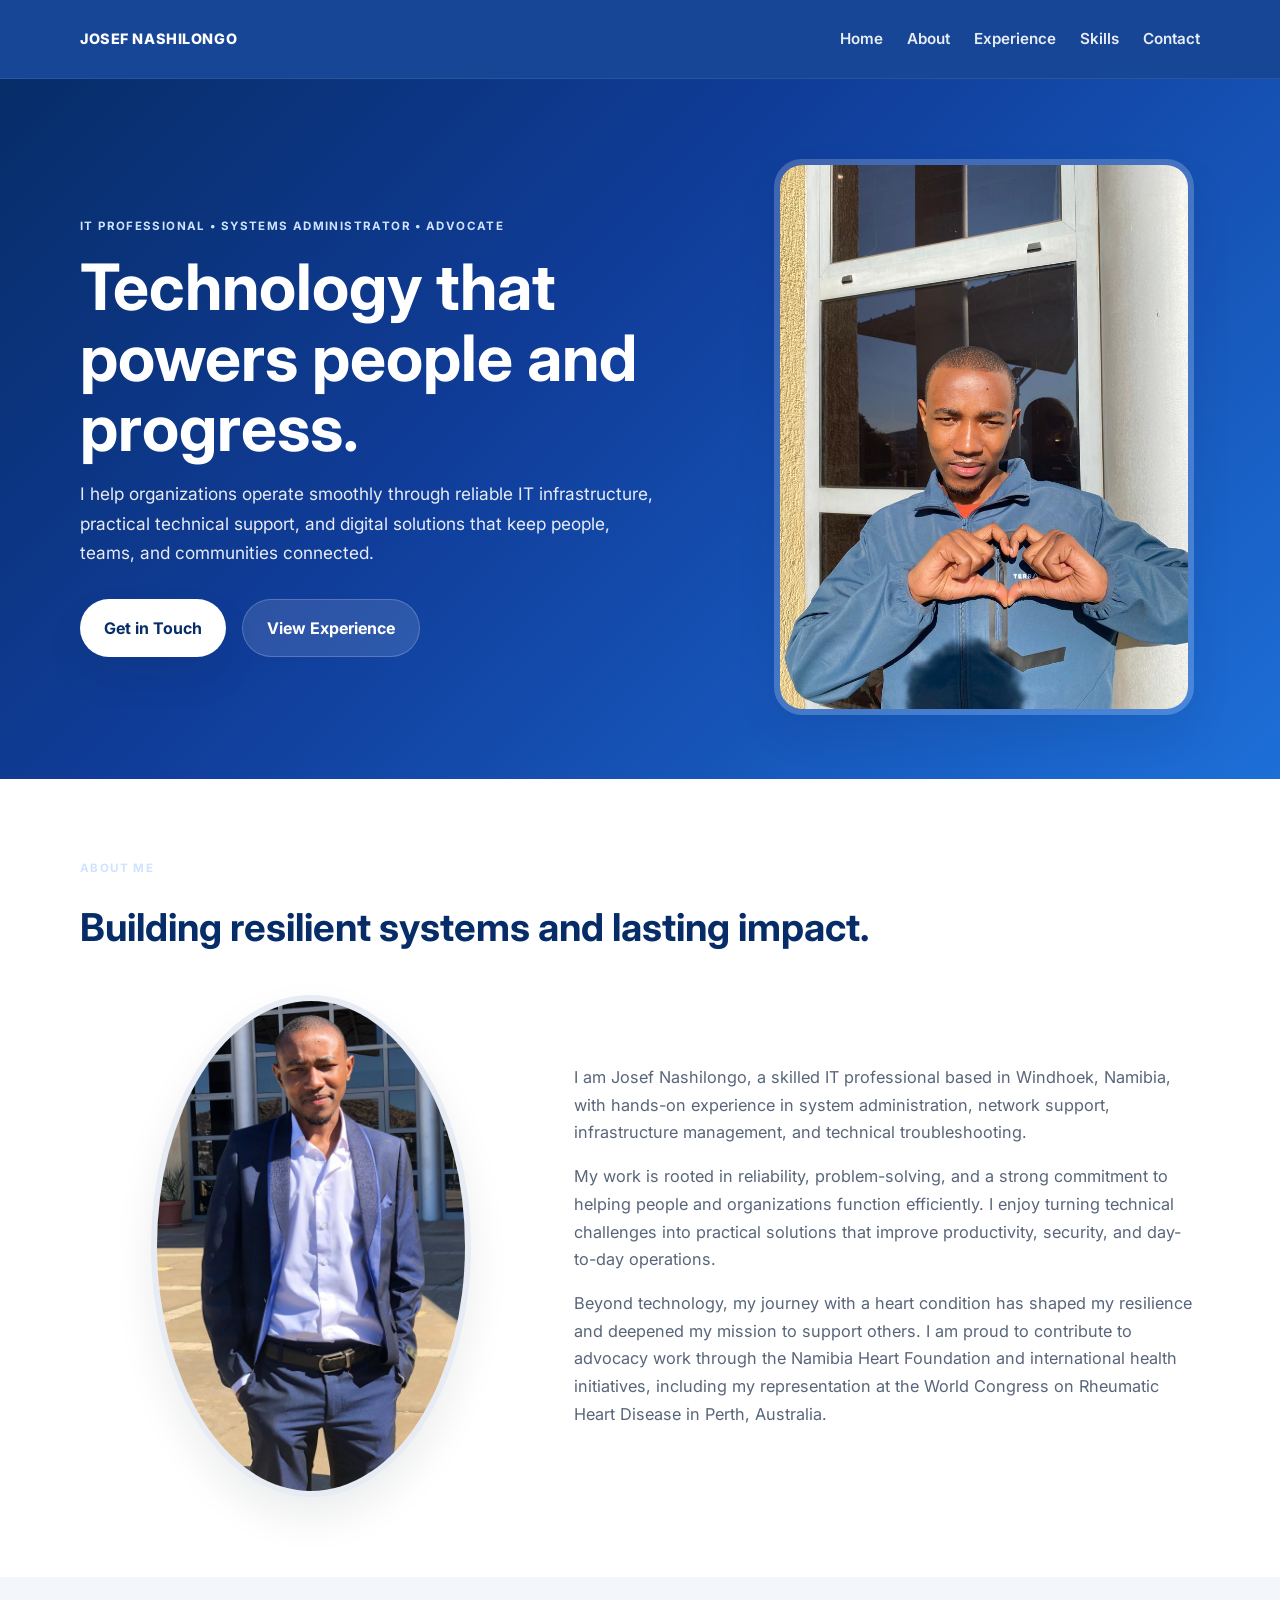
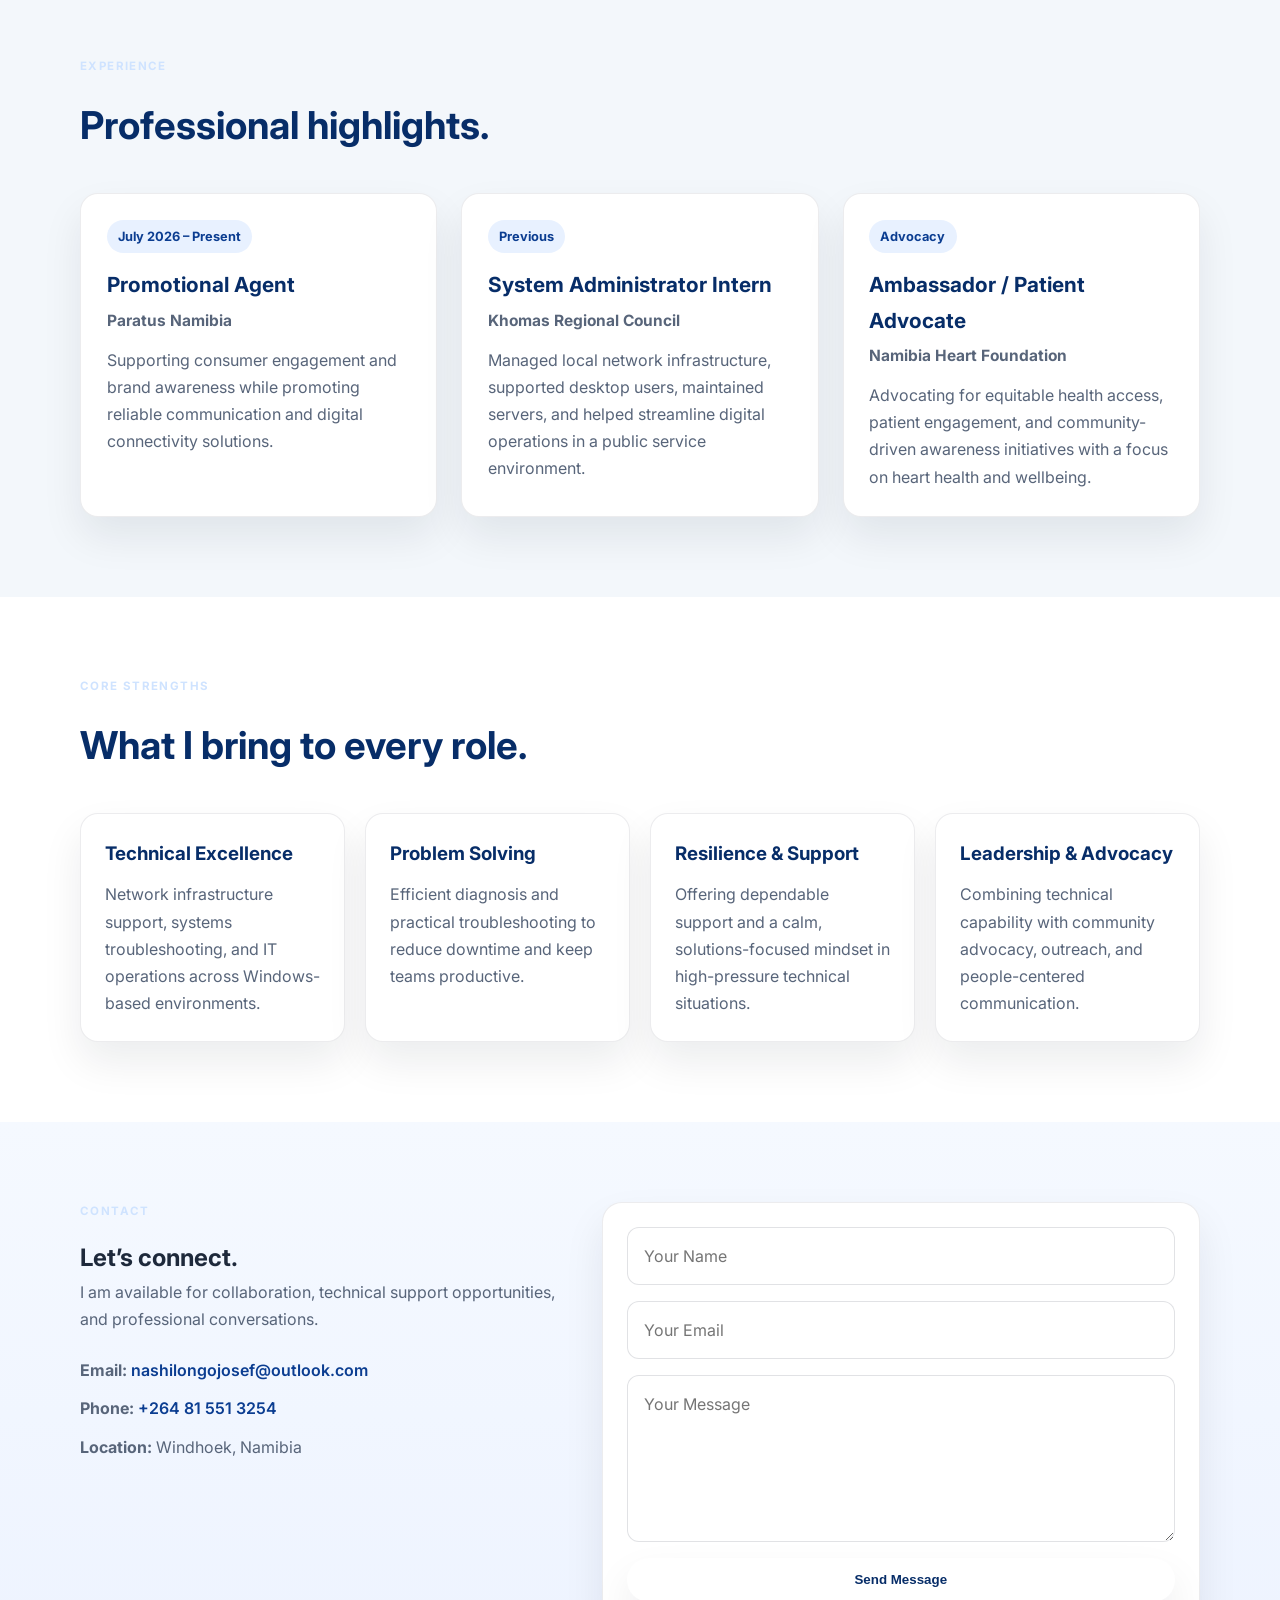
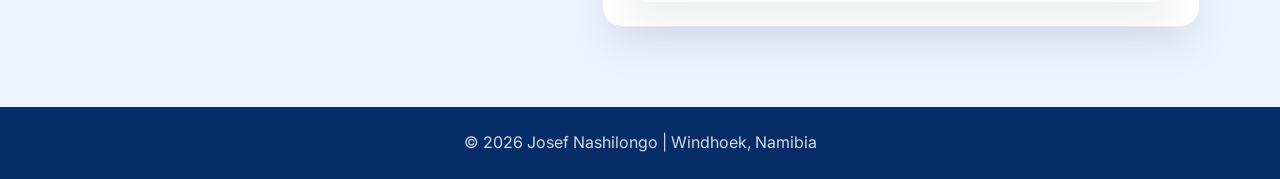
<file: index.html>
<!DOCTYPE html>
<html lang="en">
<head>
    <meta charset="UTF-8">
    <meta name="viewport" content="width=device-width, initial-scale=1.0">
    <meta name="description" content="Portfolio of Josef Nashilongo, IT Professional, Systems Administrator, and health advocate based in Windhoek, Namibia.">
    <title>Josef Nashilongo | Portfolio</title>
    <link rel="preconnect" href="https://fonts.googleapis.com">
    <link rel="preconnect" href="https://fonts.gstatic.com" crossorigin>
    <link href="https://fonts.googleapis.com/css2?family=Inter:wght@400;500;600;700;800&display=swap" rel="stylesheet">
    <link rel="stylesheet" href="styles.css">
</head>
<body>
    <header>
        <div class="container nav-wrapper">
            <div class="brand">Josef Nashilongo</div>
            <nav aria-label="Main navigation">
                <ul>
                    <li><a href="#home">Home</a></li>
                    <li><a href="#about">About</a></li>
                    <li><a href="#experience">Experience</a></li>
                    <li><a href="#skills">Skills</a></li>
                    <li><a href="#contact">Contact</a></li>
                </ul>
            </nav>
        </div>
    </header>

    <main>
        <section id="home" class="hero">
            <div class="container hero-content">
                <div class="hero-text">
                    <p class="eyebrow">IT Professional • Systems Administrator • Advocate</p>
                    <h1>Technology that powers people and progress.</h1>
                    <p class="lead">I help organizations operate smoothly through reliable IT infrastructure, practical technical support, and digital solutions that keep people, teams, and communities connected.</p>
                    <div class="cta-group">
                        <a href="#contact" class="btn btn-primary">Get in Touch</a>
                        <a href="#experience" class="btn btn-secondary">View Experience</a>
                    </div>
                </div>
                <div class="hero-visual">
                    <img src="img/joe.jpeg" alt="Josef Nashilongo portrait" class="profile-image">
                </div>
            </div>
        </section>

        <section id="about" class="section section-light">
            <div class="container">
                <div class="section-heading">
                    <p class="eyebrow">About Me</p>
                    <h2>Building resilient systems and lasting impact.</h2>
                </div>
                <div class="about-grid">
                    <div class="about-image-wrap">
                        <img src="img/Josef.jpeg" alt="Josef Nashilongo" class="about-image">
                    </div>
                    <div class="about-copy">
                        <p>I am Josef Nashilongo, a skilled IT professional based in Windhoek, Namibia, with hands-on experience in system administration, network support, infrastructure management, and technical troubleshooting.</p>
                        <p>My work is rooted in reliability, problem-solving, and a strong commitment to helping people and organizations function efficiently. I enjoy turning technical challenges into practical solutions that improve productivity, security, and day-to-day operations.</p>
                        <p>Beyond technology, my journey with a heart condition has shaped my resilience and deepened my mission to support others. I am proud to contribute to advocacy work through the Namibia Heart Foundation and international health initiatives, including my representation at the World Congress on Rheumatic Heart Disease in Perth, Australia.</p>
                    </div>
                </div>
            </div>
        </section>

        <section id="experience" class="section">
            <div class="container">
                <div class="section-heading">
                    <p class="eyebrow">Experience</p>
                    <h2>Professional highlights.</h2>
                </div>
                <div class="timeline">
                    <article class="timeline-item">
                        <span class="date">July 2026 – Present</span>
                        <h3>Promotional Agent</h3>
                        <h4>Paratus Namibia</h4>
                        <p>Supporting consumer engagement and brand awareness while promoting reliable communication and digital connectivity solutions.</p>
                    </article>
                    <article class="timeline-item">
                        <span class="date">Previous</span>
                        <h3>System Administrator Intern</h3>
                        <h4>Khomas Regional Council</h4>
                        <p>Managed local network infrastructure, supported desktop users, maintained servers, and helped streamline digital operations in a public service environment.</p>
                    </article>
                    <article class="timeline-item">
                        <span class="date">Advocacy</span>
                        <h3>Ambassador / Patient Advocate</h3>
                        <h4>Namibia Heart Foundation</h4>
                        <p>Advocating for equitable health access, patient engagement, and community-driven awareness initiatives with a focus on heart health and wellbeing.</p>
                    </article>
                </div>
            </div>
        </section>

        <section id="skills" class="section section-light">
            <div class="container">
                <div class="section-heading">
                    <p class="eyebrow">Core Strengths</p>
                    <h2>What I bring to every role.</h2>
                </div>
                <div class="skill-grid">
                    <div class="skill-card">
                        <h3>Technical Excellence</h3>
                        <p>Network infrastructure support, systems troubleshooting, and IT operations across Windows-based environments.</p>
                    </div>
                    <div class="skill-card">
                        <h3>Problem Solving</h3>
                        <p>Efficient diagnosis and practical troubleshooting to reduce downtime and keep teams productive.</p>
                    </div>
                    <div class="skill-card">
                        <h3>Resilience & Support</h3>
                        <p>Offering dependable support and a calm, solutions-focused mindset in high-pressure technical situations.</p>
                    </div>
                    <div class="skill-card">
                        <h3>Leadership & Advocacy</h3>
                        <p>Combining technical capability with community advocacy, outreach, and people-centered communication.</p>
                    </div>
                </div>
            </div>
        </section>

        <section id="contact" class="section contact-section">
            <div class="container contact-wrap">
                <div>
                    <p class="eyebrow">Contact</p>
                    <h2>Let’s connect.</h2>
                    <p class="contact-lead">I am available for collaboration, technical support opportunities, and professional conversations.</p>
                    <div class="contact-info">
                        <p><strong>Email:</strong> <a href="mailto:nashilongojosef@outlook.com">nashilongojosef@outlook.com</a></p>
                        <p><strong>Phone:</strong> <a href="tel:+264815513254">+264 81 551 3254</a></p>
                        <p><strong>Location:</strong> Windhoek, Namibia</p>
                    </div>
                </div>

                <form action="https://formspree.io/f/xjgelkqj" method="POST" class="contact-form">
                    <input type="text" name="name" placeholder="Your Name" required>
                    <input type="email" name="email" placeholder="Your Email" required>
                    <textarea name="message" rows="5" placeholder="Your Message"></textarea>
                    <button type="submit" class="btn btn-primary">Send Message</button>
                </form>
            </div>
        </section>
    </main>

    <footer>
        <div class="container footer-wrap">
            <p>&copy; 2026 Josef Nashilongo | Windhoek, Namibia</p>
        </div>
    </footer>
</body>
</html>
</file>
<file: styles.css>
:root {
  --bg: #f3f7fb;
  --panel: #ffffff;
  --primary: #0b3d91;
  --primary-dark: #072d68;
  --accent: #53a2ff;
  --text: #1e293b;
  --muted: #58657a;
  --border: rgba(15, 23, 42, 0.08);
  --shadow: 0 20px 40px rgba(15, 23, 42, 0.08);
}

* {
  margin: 0;
  padding: 0;
  box-sizing: border-box;
}

html {
  scroll-behavior: smooth;
}

body {
  font-family: "Inter", Arial, sans-serif;
  background: var(--bg);
  color: var(--text);
  line-height: 1.7;
}

a {
  color: inherit;
  text-decoration: none;
}

img {
  max-width: 100%;
  display: block;
}

.container {
  width: min(1120px, calc(100% - 32px));
  margin: 0 auto;
}

header {
  position: sticky;
  top: 0;
  z-index: 20;
  background: rgba(11, 61, 145, 0.95);
  backdrop-filter: blur(12px);
  border-bottom: 1px solid rgba(255, 255, 255, 0.08);
}

.nav-wrapper {
  display: flex;
  align-items: center;
  justify-content: space-between;
  min-height: 78px;
}

.brand {
  color: #fff;
  font-weight: 800;
  letter-spacing: 0.04em;
  text-transform: uppercase;
  font-size: 0.9rem;
}

nav ul {
  display: flex;
  align-items: center;
  gap: 1.5rem;
  list-style: none;
}

nav a {
  color: rgba(255, 255, 255, 0.9);
  font-size: 0.95rem;
  font-weight: 600;
  transition: 0.2s ease;
}

nav a:hover {
  color: #fff;
}

.hero {
  background: linear-gradient(135deg, var(--primary-dark), #103d9a 42%, #1d6fd8 100%);
  color: #fff;
  padding: 5rem 0 4rem;
}

.hero-content {
  display: grid;
  grid-template-columns: 1.2fr 0.8fr;
  align-items: center;
  gap: 2.5rem;
}

.eyebrow {
  text-transform: uppercase;
  letter-spacing: 0.12em;
  font-size: 0.72rem;
  font-weight: 700;
  color: #cfe3ff;
  margin-bottom: 1rem;
}

.hero h1 {
  font-size: clamp(2.4rem, 5vw, 4.2rem);
  line-height: 1.1;
  margin-bottom: 1rem;
  max-width: 640px;
}

.lead {
  max-width: 580px;
  color: rgba(255, 255, 255, 0.9);
  font-size: 1.08rem;
  margin-bottom: 2rem;
}

.cta-group {
  display: flex;
  flex-wrap: wrap;
  gap: 1rem;
}

.btn {
  display: inline-flex;
  align-items: center;
  justify-content: center;
  padding: 0.9rem 1.5rem;
  border-radius: 999px;
  font-weight: 700;
  transition: transform 0.2s ease, box-shadow 0.2s ease;
}

.btn:hover {
  transform: translateY(-1px);
}

.btn-primary {
  background: #fff;
  color: var(--primary-dark);
  box-shadow: var(--shadow);
}

.btn-secondary {
  background: rgba(255, 255, 255, 0.12);
  border: 1px solid rgba(255, 255, 255, 0.2);
  color: #fff;
}

.hero-visual {
  display: flex;
  justify-content: center;
}

.profile-image {
  width: min(100%, 420px);
  border-radius: 28px;
  border: 6px solid rgba(255, 255, 255, 0.2);
  box-shadow: var(--shadow);
}

.section {
  padding: 5rem 0;
}

.section-light {
  background: var(--panel);
}

.section-heading {
  margin-bottom: 2.2rem;
}

.section-heading h2 {
  font-size: clamp(2rem, 3vw, 2.8rem);
  color: var(--primary-dark);
  margin-bottom: 0.2rem;
}

.about-grid {
  display: grid;
  grid-template-columns: 0.85fr 1.15fr;
  align-items: center;
  gap: 2rem;
}

.about-image-wrap {
  display: flex;
  justify-content: center;
}

.about-image {
  width: min(100%, 320px);
  border-radius: 50%;
  border: 6px solid rgba(11, 61, 145, 0.1);
  box-shadow: var(--shadow);
}

.about-copy {
  display: grid;
  gap: 1rem;
  color: var(--muted);
  font-size: 1.02rem;
}

.timeline {
  display: grid;
  grid-template-columns: repeat(3, minmax(0, 1fr));
  gap: 1.5rem;
}

.timeline-item {
  background: var(--panel);
  border: 1px solid var(--border);
  border-radius: 18px;
  padding: 1.6rem;
  box-shadow: var(--shadow);
}

.date {
  display: inline-block;
  font-size: 0.8rem;
  font-weight: 700;
  color: var(--primary);
  background: #e8f1ff;
  border-radius: 999px;
  padding: 0.35rem 0.7rem;
  margin-bottom: 0.9rem;
}

.timeline-item h3 {
  font-size: 1.3rem;
  color: var(--primary-dark);
  margin-bottom: 0.3rem;
}

.timeline-item h4 {
  font-size: 0.97rem;
  color: var(--muted);
  margin-bottom: 0.8rem;
}

.timeline-item p,
.skill-card p,
.contact-lead {
  color: var(--muted);
}

.skill-grid {
  display: grid;
  grid-template-columns: repeat(4, minmax(0, 1fr));
  gap: 1.25rem;
}

.skill-card {
  background: var(--panel);
  border: 1px solid var(--border);
  border-radius: 18px;
  padding: 1.5rem;
  box-shadow: var(--shadow);
}

.skill-card h3 {
  margin-bottom: 0.7rem;
  color: var(--primary-dark);
}

.contact-section {
  background: linear-gradient(180deg, #f5f9ff 0%, #edf3ff 100%);
}

.contact-wrap {
  display: grid;
  grid-template-columns: 0.9fr 1.1fr;
  gap: 2rem;
  align-items: start;
}

.contact-info {
  display: grid;
  gap: 0.7rem;
  margin-top: 1.5rem;
  color: var(--muted);
}

.contact-info a {
  color: var(--primary);
  font-weight: 600;
}

.contact-form {
  display: grid;
  gap: 1rem;
  background: var(--panel);
  border: 1px solid var(--border);
  border-radius: 20px;
  padding: 1.5rem;
  box-shadow: var(--shadow);
}

.contact-form input,
.contact-form textarea {
  width: 100%;
  border: 1px solid rgba(15, 23, 42, 0.12);
  border-radius: 12px;
  padding: 0.9rem 1rem;
  font: inherit;
  color: var(--text);
  background: #fff;
}

.contact-form input:focus,
.contact-form textarea:focus {
  outline: 2px solid rgba(83, 162, 255, 0.2);
  border-color: var(--accent);
}

.contact-form button {
  border: none;
  cursor: pointer;
}

footer {
  background: var(--primary-dark);
  color: rgba(255, 255, 255, 0.82);
  padding: 1.4rem 0;
}

.footer-wrap {
  text-align: center;
}

@media (max-width: 900px) {
  .hero-content,
  .about-grid,
  .contact-wrap,
  .timeline,
  .skill-grid {
    grid-template-columns: 1fr;
  }

  .nav-wrapper {
    flex-direction: column;
    justify-content: center;
    gap: 0.75rem;
    padding: 0.9rem 0;
  }

  nav ul {
    flex-wrap: wrap;
    justify-content: center;
  }
}

@media (max-width: 520px) {
  .section {
    padding: 4rem 0;
  }

  .hero {
    padding-top: 4rem;
  }

  .cta-group {
    flex-direction: column;
    align-items: stretch;
  }

  .btn {
    width: 100%;
  }
}
</file>
